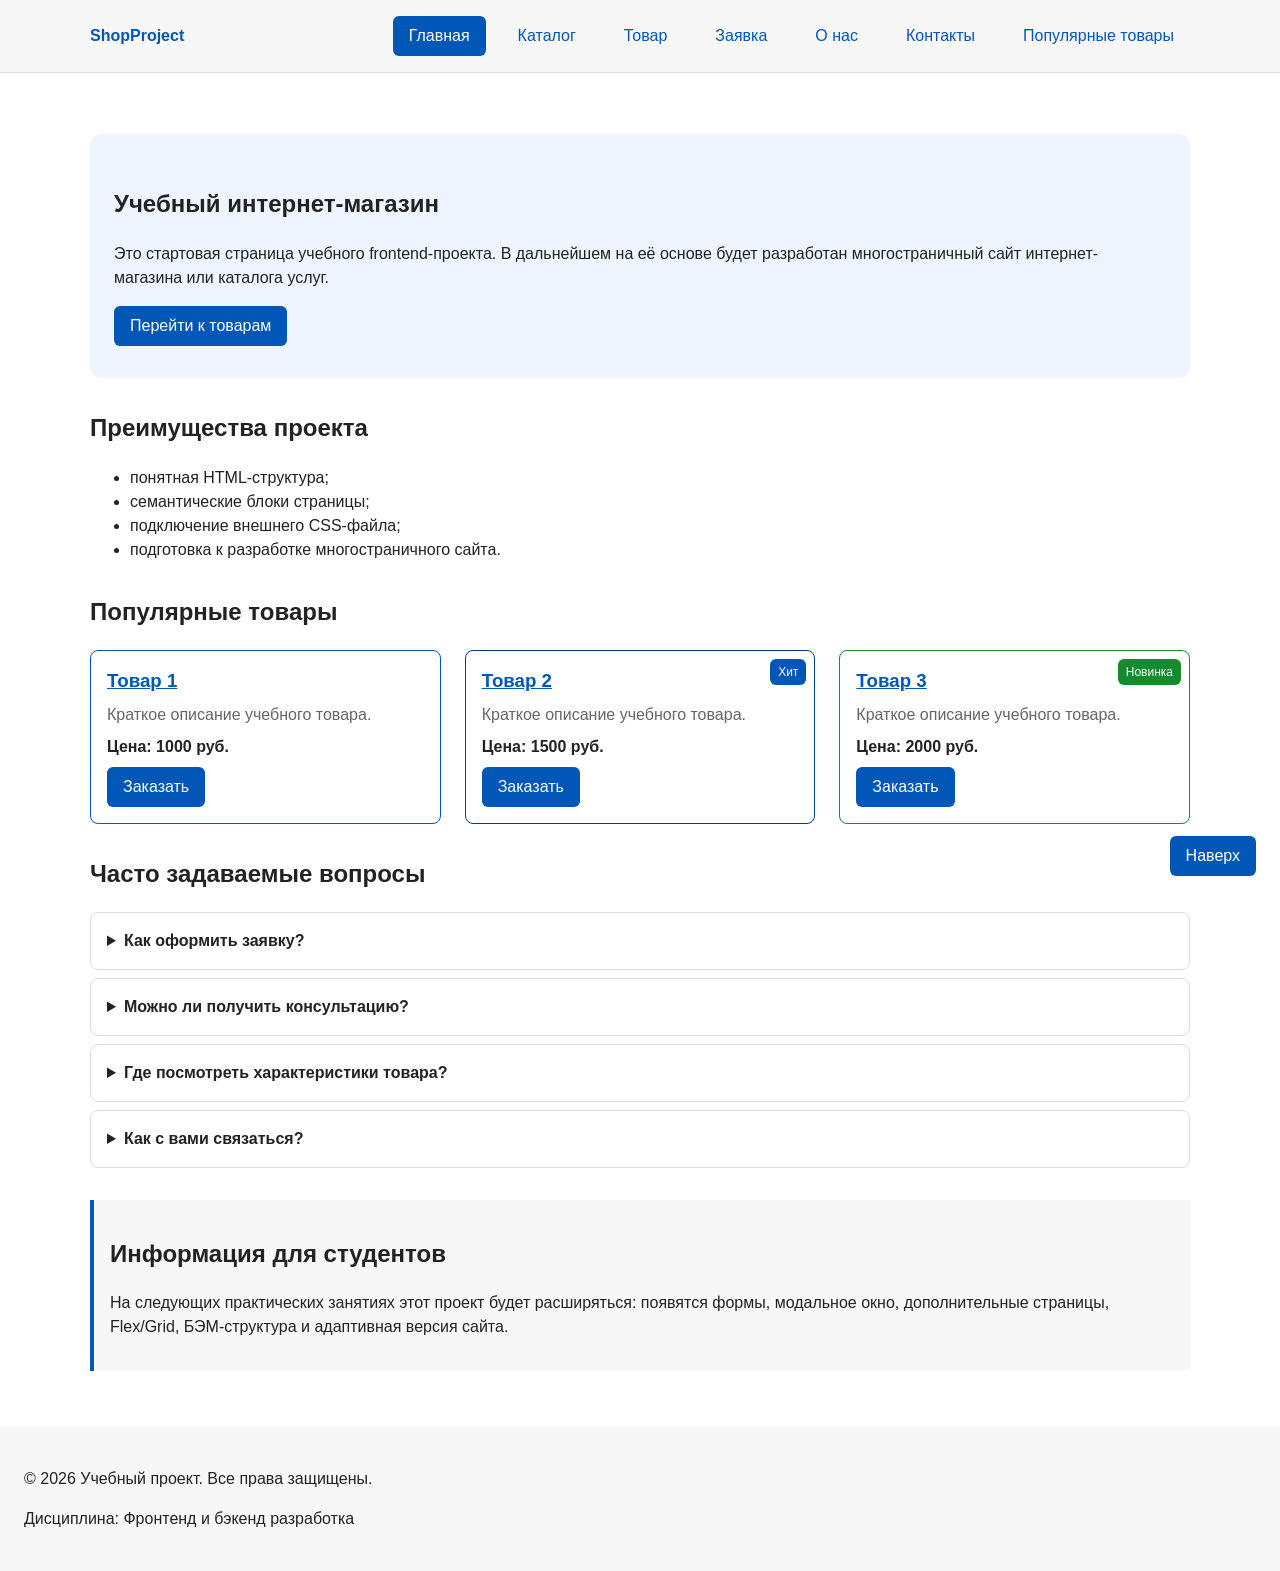
<file: index.html>
<!DOCTYPE html>
<html lang="ru">
<head>
  <meta charset="UTF-8">
  <meta name="viewport" content="width=device-width, initial-scale=1.0">
  <meta name="description" content="Учебный frontend-проект интернет-магазина.">
  <title>Учебный интернет-магазин</title>
  <meta property="og:type" content="website">
  <meta property="og:title" content="Учебный интернет-магазин">
  <meta property="og:description" content="Учебный frontend-проект интернет-магазина.">
  <meta property="og:image" content="https://wqlwr.github.io/kr1-html-css-shop/images/preview.jpg">
  <link rel="stylesheet" href="css/style.css">
  <script src="js/main.js" defer></script>
</head>
<body>
  <header class="site-header">
    <div class="site-header__inner">
      <a class="site-header__logo" href="index.html">ShopProject</a>

<nav class="site-nav" aria-label="Основная навигация">
  <ul class="site-nav__list">
    <li class="site-nav__item"><a class="site-nav__link site-nav__link--active" href="index.html">Главная</a></li>
    <li class="site-nav__item"><a class="site-nav__link" href="catalog.html">Каталог</a></li>
    <li class="site-nav__item"><a class="site-nav__link" href="product.html">Товар</a></li>
    <li class="site-nav__item"><a class="site-nav__link" href="order.html">Заявка</a></li>
    <li class="site-nav__item"><a class="site-nav__link" href="about.html">О нас</a></li>
    <li class="site-nav__item"><a class="site-nav__link" href="contacts.html">Контакты</a></li>
    <li class="site-nav__item"><a class="site-nav__link" href="index.html#popular">Популярные товары</a></li>
  </ul>
</nav>

    </div>
  </header>
  <main>
    <section class="hero">
      <h1 class="hero__title">Учебный интернет-магазин</h1>
      <p class="hero__text">
        Это стартовая страница учебного frontend-проекта.
        В дальнейшем на её основе будет разработан многостраничный сайт
        интернет-магазина или каталога услуг.
      </p>
      <a class="button button--primary" href="#popular">Перейти к товарам</a>
    </section>

    <section class="section" id="advantages">
      <h2 class="section__title">Преимущества проекта</h2>

      <ul class="advantages-list">
        <li class="advantages-list__item">понятная HTML-структура;</li>
        <li class="advantages-list__item">семантические блоки страницы;</li>
        <li class="advantages-list__item">подключение внешнего CSS-файла;</li>
        <li class="advantages-list__item">подготовка к разработке многостраничного сайта.</li>
      </ul>
    </section>

<section class="section" id="popular">
  <h2>Популярные товары</h2>

  <div class="products-grid">
    <article class="product-card product-card--featured">
      <h3 class="product-card__title"><a href="product.html">Товар 1</a></h3>
      <p class="product-card__description">Краткое описание учебного товара.</p>
      <p class="product-card__price">Цена: 1000 руб.</p>
      <button class="button button--primary product-card__button" type="button" data-product="Товар 1">
        Заказать
      </button>
    </article>

    <article class="product-card product-card--hit">
      <span class="product-card__badge product-card__badge--hit">Хит</span>
      <h3 class="product-card__title"><a href="product.html">Товар 2</a></h3>
      <p class="product-card__description">Краткое описание учебного товара.</p>
      <p class="product-card__price">Цена: 1500 руб.</p>
      <button class="button button--primary product-card__button" type="button" data-product="Товар 2">
        Заказать
      </button>
    </article>

    <article class="product-card product-card--new">
      <span class="product-card__badge">Новинка</span>
      <h3 class="product-card__title"><a href="product.html">Товар 3</a></h3>
      <p class="product-card__description">Краткое описание учебного товара.</p>
      <p class="product-card__price">Цена: 2000 руб.</p>
      <button class="button button--primary product-card__button" type="button" data-product="Товар 3">
        Заказать
      </button>
    </article>
  </div>
</section>

    <section class="section faq" id="faq">
      <h2 class="section__title">Часто задаваемые вопросы</h2>

      <details class="faq__item">
        <summary class="faq__question">Как оформить заявку?</summary>
        <p class="faq__answer">
          Нажмите «Заказать» в карточке товара на главной странице или откройте страницу «Заявка» и заполните форму.
        </p>
      </details>

      <details class="faq__item">
        <summary class="faq__question">Можно ли получить консультацию?</summary>
        <p class="faq__answer">
          Да. В форме заявки выберите тему «Консультация», и мы свяжемся с вами.
        </p>
      </details>

      <details class="faq__item">
        <summary class="faq__question">Где посмотреть характеристики товара?</summary>
        <p class="faq__answer">
          Нажмите на название товара или кнопку «Подробнее» в каталоге: на странице товара есть таблица характеристик.
        </p>
      </details>

      <details class="faq__item">
        <summary class="faq__question">Как с вами связаться?</summary>
        <p class="faq__answer">
          Контактные данные указаны на странице «Контакты».
        </p>
      </details>
    </section>

  <aside class="aside-info">
    <h2 class="aside-info__title">Информация для студентов</h2>
    <p class="aside-info__text">
      На следующих практических занятиях этот проект будет расширяться:
      появятся формы, модальное окно, дополнительные страницы, Flex/Grid,
      БЭМ-структура и адаптивная версия сайта.
    </p>
  </aside>
  </main>
  <footer class="site-footer" id="contacts">
    <p class="site-footer__text">&copy; 2026 Учебный проект. Все права защищены.</p>
    <p class="site-footer__text">Дисциплина: Фронтенд и бэкенд разработка</p>
  </footer>

  <a class="to-top" href="#">Наверх</a>

  <dialog class="order-dialog" id="order-dialog" aria-labelledby="order-dialog-title">
    <h2 class="order-dialog__title" id="order-dialog-title">Оформление заявки</h2>

    <form class="order-form" id="order-form" action="#" method="post" novalidate>
      <input id="selected-product" name="selected-product" type="hidden">

      <div class="order-form__field">
        <label class="order-form__label" for="order-name">Имя</label>
        <input
          class="order-form__input"
          id="order-name"
          name="name"
          type="text"
          placeholder="Введите ваше имя"
          minlength="2"
          autocomplete="given-name"
          required
        >
      </div>

      <div class="order-form__field">
        <label class="order-form__label" for="order-email">E-mail</label>
        <input
          class="order-form__input"
          id="order-email"
          name="email"
          type="email"
          placeholder="example@mail.ru"
          autocomplete="email"
          required
        >
      </div>

      <div class="order-form__field">
        <label class="order-form__label" for="order-phone">Телефон</label>
        <input
          class="order-form__input"
          id="order-phone"
          name="phone"
          type="tel"
          inputmode="tel"
          placeholder="+7 (900) 000-00-00"
          pattern="^\+7 \(\d{3}\) \d{3}-\d{2}-\d{2}$"
          required
        >
        <small class="order-form__hint">Формат: +7 (900) 000-00-00</small>
      </div>

      <div class="order-form__field">
        <label class="order-form__label" for="order-date">Дата связи</label>
        <input
          class="order-form__input"
          id="order-date"
          name="date"
          type="date"
        >
      </div>

      <div class="order-form__field">
        <label class="order-form__label" for="order-topic">Тема заявки</label>
        <select class="order-form__select" id="order-topic" name="topic" required>
          <option value="">Выберите тему</option>
          <option value="product">Заказ товара</option>
          <option value="consultation">Консультация</option>
          <option value="delivery">Доставка</option>
        </select>
      </div>

      <div class="order-form__field">
        <label class="order-form__label" for="order-comment">Комментарий</label>
        <textarea
          class="order-form__textarea"
          id="order-comment"
          name="comment"
          rows="4"
          placeholder="Укажите дополнительную информацию"
        ></textarea>
      </div>

      <div class="order-form__field order-form__field--checkbox">
        <label class="order-form__label">
          <input
            class="order-form__input order-form__input--checkbox"
            id="order-agreement"
            name="agreement"
            type="checkbox"
            required
          >
          Я согласен на обработку данных
        </label>
      </div>

      <div class="order-form__actions">
        <button class="button button--secondary" type="button" id="close-order-dialog">Закрыть</button>
        <button class="button button--primary" type="submit">Отправить заявку</button>
      </div>
    </form>
  </dialog>

<p class="success-message" id="success-message" hidden>
  Форма успешно отправлена!
</p>

</body>
</html>
</file>
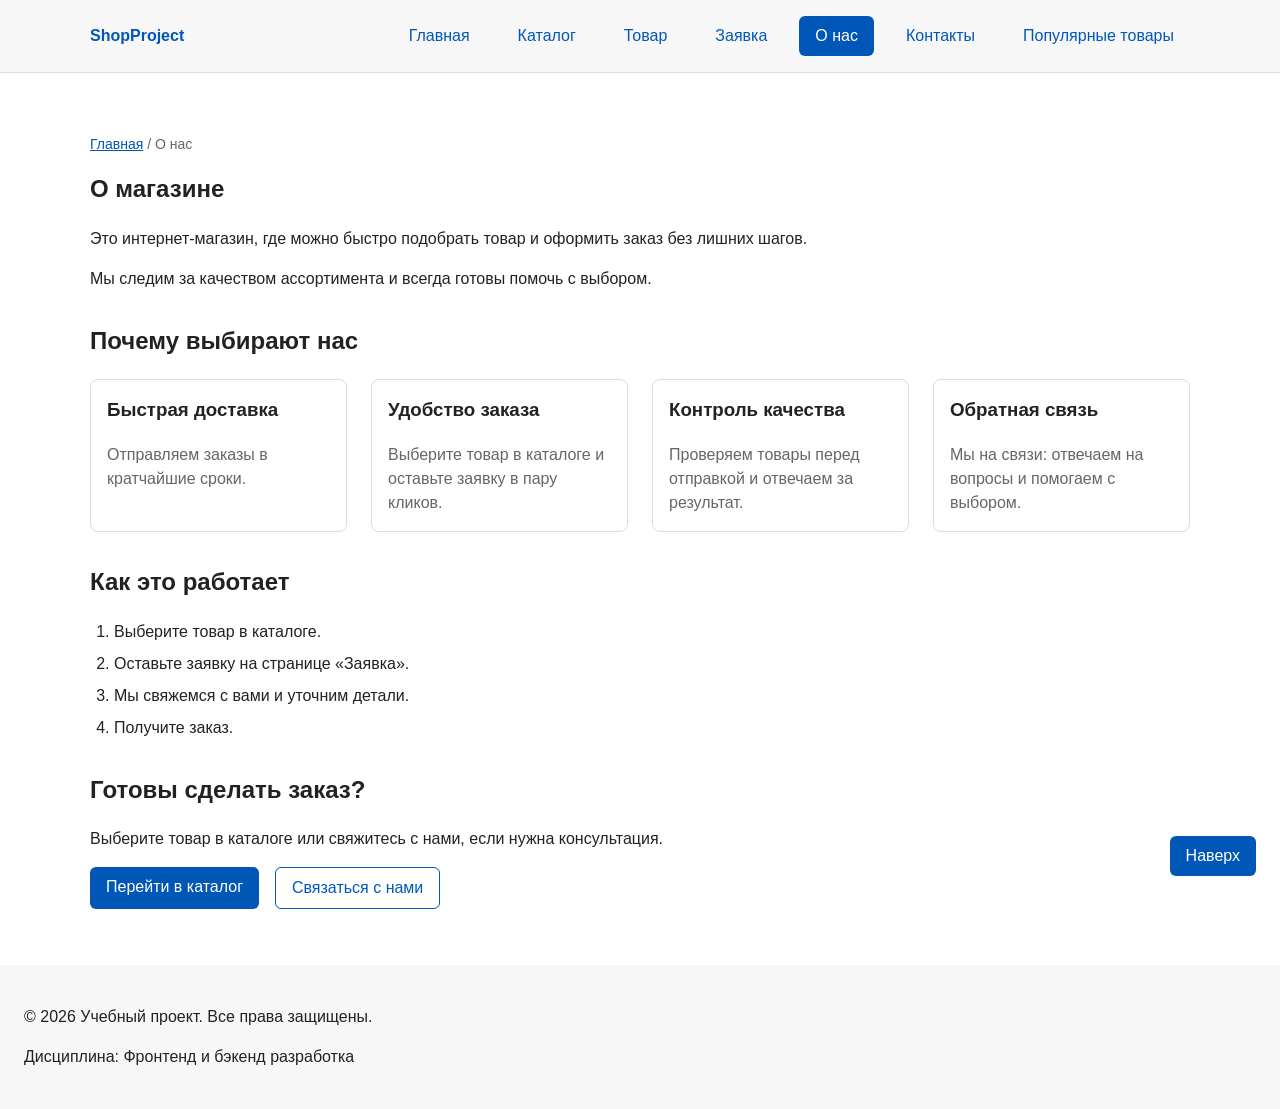
<file: about.html>
<!DOCTYPE html>
<html lang="ru">
<head>
  <meta charset="UTF-8">
  <meta name="viewport" content="width=device-width, initial-scale=1.0">
  <meta name="description" content="Информация о магазине: доставка, качество и поддержка покупателей.">
  <title>О нас — ShopProject</title>
  <meta property="og:type" content="website">
  <meta property="og:title" content="О нас — ShopProject">
  <meta property="og:description" content="Информация о магазине: доставка, качество и поддержка покупателей.">
  <meta property="og:image" content="https://wqlwr.github.io/kr1-html-css-shop/images/preview.jpg">
  <link rel="stylesheet" href="css/style.css">
</head>
<body>
  <header class="site-header">
    <div class="site-header__inner">
      <a class="site-header__logo" href="index.html">ShopProject</a>

      <nav class="site-nav" aria-label="Основная навигация">
        <ul class="site-nav__list">
          <li class="site-nav__item"><a class="site-nav__link" href="index.html">Главная</a></li>
          <li class="site-nav__item"><a class="site-nav__link" href="catalog.html">Каталог</a></li>
          <li class="site-nav__item"><a class="site-nav__link" href="product.html">Товар</a></li>
          <li class="site-nav__item"><a class="site-nav__link" href="order.html">Заявка</a></li>
          <li class="site-nav__item"><a class="site-nav__link site-nav__link--active" href="about.html">О нас</a></li>
          <li class="site-nav__item"><a class="site-nav__link" href="contacts.html">Контакты</a></li>
          <li class="site-nav__item"><a class="site-nav__link" href="index.html#popular">Популярные товары</a></li>
        </ul>
      </nav>
    </div>
  </header>

  <main>
    <nav class="breadcrumbs" aria-label="Хлебные крошки">
      <a class="breadcrumbs__link" href="index.html">Главная</a>
      <span class="breadcrumbs__current">О нас</span>
    </nav>

    <section class="section">
      <h1 class="section__title">О магазине</h1>
      <p>
        Это интернет-магазин, где можно быстро подобрать товар и оформить заказ без лишних шагов.
      </p>
      <p>
        Мы следим за качеством ассортимента и всегда готовы помочь с выбором.
      </p>
    </section>

    <section class="section">
      <h2 class="section__title">Почему выбирают нас</h2>

      <div class="about-grid">
        <article class="about-card">
          <h3 class="about-card__title">Быстрая доставка</h3>
          <p class="about-card__text">Отправляем заказы в кратчайшие сроки.</p>
        </article>

        <article class="about-card">
          <h3 class="about-card__title">Удобство заказа</h3>
          <p class="about-card__text">Выберите товар в каталоге и оставьте заявку в пару кликов.</p>
        </article>

        <article class="about-card">
          <h3 class="about-card__title">Контроль качества</h3>
          <p class="about-card__text">Проверяем товары перед отправкой и отвечаем за результат.</p>
        </article>

        <article class="about-card">
          <h3 class="about-card__title">Обратная связь</h3>
          <p class="about-card__text">Мы на связи: отвечаем на вопросы и помогаем с выбором.</p>
        </article>
      </div>
    </section>

    <section class="section">
      <h2 class="section__title">Как это работает</h2>

      <ol class="steps">
        <li class="steps__item">Выберите товар в каталоге.</li>
        <li class="steps__item">Оставьте заявку на странице «Заявка».</li>
        <li class="steps__item">Мы свяжемся с вами и уточним детали.</li>
        <li class="steps__item">Получите заказ.</li>
      </ol>
    </section>

    <section class="section">
      <h2 class="section__title">Готовы сделать заказ?</h2>
      <p>Выберите товар в каталоге или свяжитесь с нами, если нужна консультация.</p>
      <div class="about-actions">
        <a class="button button--primary" href="catalog.html">Перейти в каталог</a>
        <a class="button button--secondary" href="contacts.html">Связаться с нами</a>
      </div>
    </section>
  </main>

  <footer class="site-footer">
    <p class="site-footer__text">&copy; 2026 Учебный проект. Все права защищены.</p>
    <p class="site-footer__text">Дисциплина: Фронтенд и бэкенд разработка</p>
  </footer>

  <a class="to-top" href="#">Наверх</a>

</body>
</html>
</file>
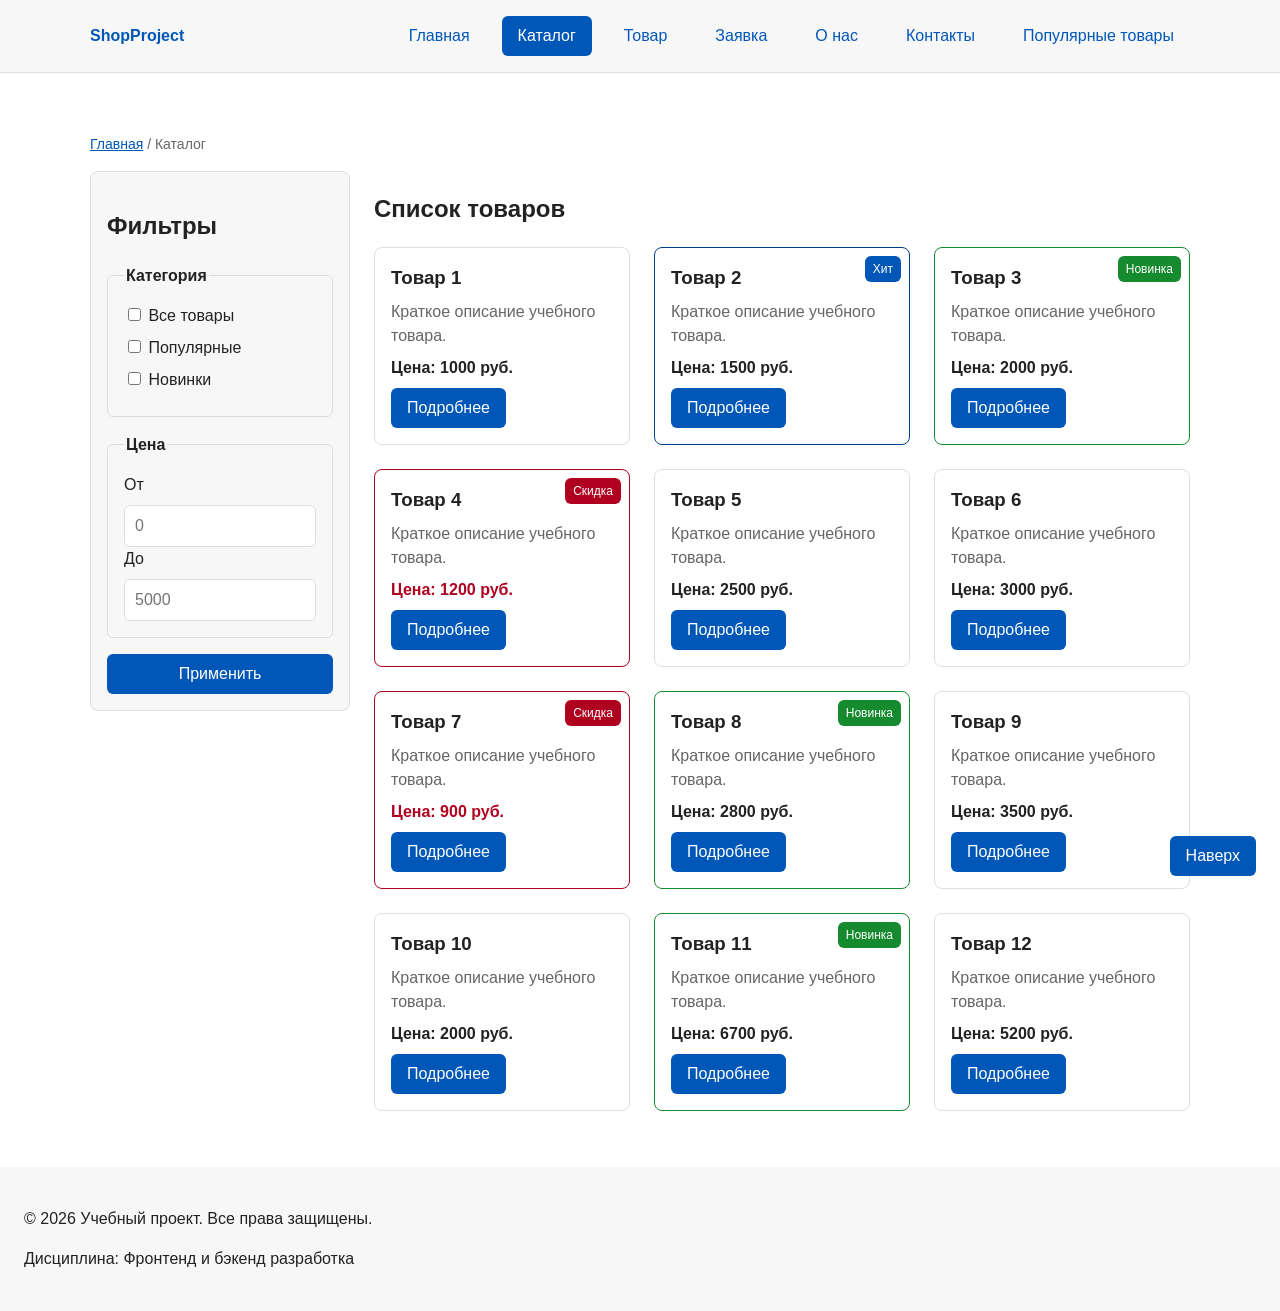
<file: catalog.html>
<!DOCTYPE html>
<html lang="ru">
<head>
  <meta charset="UTF-8">
  <meta name="viewport" content="width=device-width, initial-scale=1.0">
  <meta name="description" content="Каталог товаров учебного интернет-магазина.">
  <title>Каталог товаров — Учебный интернет-магазин</title>
  <meta property="og:type" content="website">
  <meta property="og:title" content="Каталог товаров — Учебный интернет-магазин">
  <meta property="og:description" content="Каталог товаров учебного интернет-магазина.">
  <meta property="og:image" content="https://wqlwr.github.io/kr1-html-css-shop/images/preview.jpg">
  <link rel="stylesheet" href="css/style.css">
</head>
<body>
<header class="site-header">
  <div class="site-header__inner">
    <a class="site-header__logo" href="index.html">ShopProject</a>

  <nav class="site-nav" aria-label="Основная навигация">
    <ul class="site-nav__list">
      <li class="site-nav__item"><a class="site-nav__link" href="index.html">Главная</a></li>
      <li class="site-nav__item"><a class="site-nav__link site-nav__link--active" href="catalog.html">Каталог</a></li>
      <li class="site-nav__item"><a class="site-nav__link" href="product.html">Товар</a></li>
      <li class="site-nav__item"><a class="site-nav__link" href="order.html">Заявка</a></li>
      <li class="site-nav__item"><a class="site-nav__link" href="about.html">О нас</a></li>
      <li class="site-nav__item"><a class="site-nav__link" href="contacts.html">Контакты</a></li>
      <li class="site-nav__item"><a class="site-nav__link" href="index.html#popular">Популярные товары</a></li>
    </ul>
  </nav>
</div>
</header>

<main>
  <nav class="breadcrumbs" aria-label="Хлебные крошки">
    <a class="breadcrumbs__link" href="index.html">Главная</a>
    <span class="breadcrumbs__current">Каталог</span>
  </nav>

<section class="catalog-layout">
  <aside class="catalog-filters">
    <h2>Фильтры</h2>

    <form class="filters-form" action="#" method="get">
      <fieldset>
        <legend>Категория</legend>

        <label>
          <input type="checkbox" name="category" value="all">
          Все товары
        </label>

        <label>
          <input type="checkbox" name="category" value="popular">
          Популярные
        </label>

        <label>
          <input type="checkbox" name="category" value="new">
          Новинки
        </label>
      </fieldset>

      <fieldset>
        <legend>Цена</legend>

        <label for="price-from">От</label>
        <input id="price-from" name="price-from" type="number" min="0" placeholder="0">

        <label for="price-to">До</label>
        <input id="price-to" name="price-to" type="number" min="0" placeholder="5000">
      </fieldset>

      <button class="button button--primary" type="submit">Применить</button>
    </form>
  </aside>

  <section class="catalog-products">
    <h2>Список товаров</h2>
  <div class="products-grid">
    <article class="product-card">
      <h3 class="product-card__title">Товар 1</h3>
      <p class="product-card__description">Краткое описание учебного товара.</p>
      <p class="product-card__price">Цена: 1000 руб.</p>
      <a class="button button--primary product-card__button" href="product.html">Подробнее</a>
    </article>

    <article class="product-card product-card--hit">
      <span class="product-card__badge product-card__badge--hit">Хит</span>
      <h3 class="product-card__title">Товар 2</h3>
      <p class="product-card__description">Краткое описание учебного товара.</p>
      <p class="product-card__price">Цена: 1500 руб.</p>
      <a class="button button--primary product-card__button" href="product.html">Подробнее</a>
    </article>

    <article class="product-card product-card--new">
      <span class="product-card__badge">Новинка</span>
      <h3 class="product-card__title">Товар 3</h3>
      <p class="product-card__description">Краткое описание учебного товара.</p>
      <p class="product-card__price">Цена: 2000 руб.</p>
      <a class="button button--primary product-card__button" href="product.html">Подробнее</a>
    </article>

    <article class="product-card product-card--discount">
      <span class="product-card__badge product-card__badge--discount">Скидка</span>
      <h3 class="product-card__title">Товар 4</h3>
      <p class="product-card__description">Краткое описание учебного товара.</p>
      <p class="product-card__price">Цена: 1200 руб.</p>
      <a class="button button--primary product-card__button" href="product.html">Подробнее</a>
    </article>

    <article class="product-card">
      <h3 class="product-card__title">Товар 5</h3>
      <p class="product-card__description">Краткое описание учебного товара.</p>
      <p class="product-card__price">Цена: 2500 руб.</p>
      <a class="button button--primary product-card__button" href="product.html">Подробнее</a>
    </article>

    <article class="product-card">
      <h3 class="product-card__title">Товар 6</h3>
      <p class="product-card__description">Краткое описание учебного товара.</p>
      <p class="product-card__price">Цена: 3000 руб.</p>
      <a class="button button--primary product-card__button" href="product.html">Подробнее</a>
    </article>
    <article class="product-card product-card--discount">
      <span class="product-card__badge product-card__badge--discount">Скидка</span>
      <h3 class="product-card__title">Товар 7</h3>
      <p class="product-card__description">Краткое описание учебного товара.</p>
      <p class="product-card__price">Цена: 900 руб.</p>
      <a class="button button--primary product-card__button" href="product.html">Подробнее</a>
    </article>

    <article class="product-card product-card--new">
      <span class="product-card__badge">Новинка</span>
      <h3 class="product-card__title">Товар 8</h3>
      <p class="product-card__description">Краткое описание учебного товара.</p>
      <p class="product-card__price">Цена: 2800 руб.</p>
      <a class="button button--primary product-card__button" href="product.html">Подробнее</a>
    </article>

    <article class="product-card">
      <h3 class="product-card__title">Товар 9</h3>
      <p class="product-card__description">Краткое описание учебного товара.</p>
      <p class="product-card__price">Цена: 3500 руб.</p>
      <a class="button button--primary product-card__button" href="product.html">Подробнее</a>
    </article>

      <article class="product-card">
      <h3 class="product-card__title">Товар 10</h3>
      <p class="product-card__description">Краткое описание учебного товара.</p>
      <p class="product-card__price">Цена: 2000 руб.</p>
      <a class="button button--primary product-card__button" href="product.html">Подробнее</a>
    </article>

    <article class="product-card product-card--new">
      <span class="product-card__badge">Новинка</span>
      <h3 class="product-card__title">Товар 11</h3>
      <p class="product-card__description">Краткое описание учебного товара.</p>
      <p class="product-card__price">Цена: 6700 руб.</p>
      <a class="button button--primary product-card__button" href="product.html">Подробнее</a>
    </article>

    <article class="product-card">
      <h3 class="product-card__title">Товар 12</h3>
      <p class="product-card__description">Краткое описание учебного товара.</p>
      <p class="product-card__price">Цена: 5200 руб.</p>
      <a class="button button--primary product-card__button" href="product.html">Подробнее</a>
    </article>
  </div>
  </section>
</section>

  </main>

  <footer class="site-footer">
    <p class="site-footer__text">&copy; 2026 Учебный проект. Все права защищены.</p>
    <p class="site-footer__text">Дисциплина: Фронтенд и бэкенд разработка</p>
</footer>

  <a class="to-top" href="#">Наверх</a>

</body>
</html>
</file>
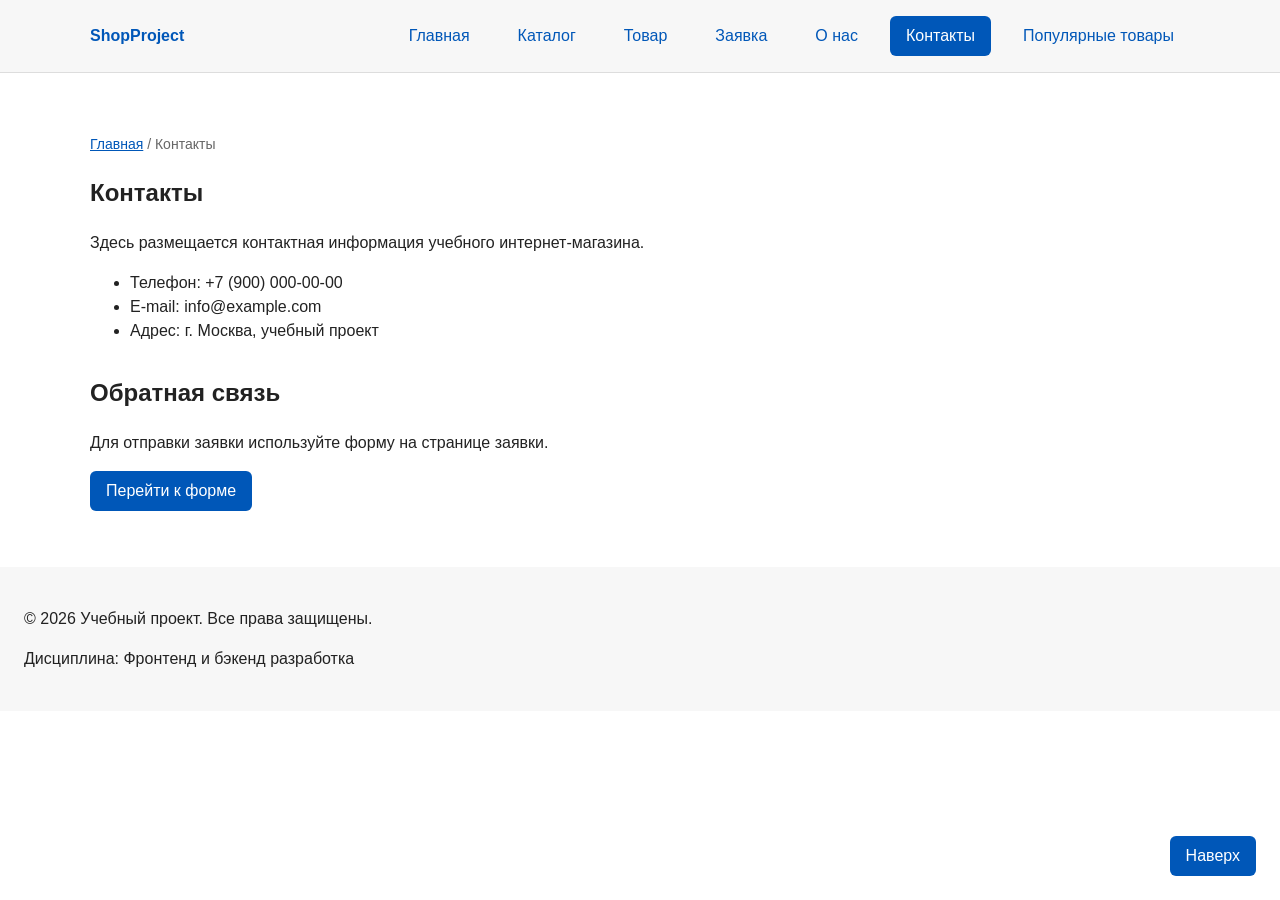
<file: contacts.html>
<!DOCTYPE html>
<html lang="ru">
<head>
  <meta charset="UTF-8">
  <meta name="viewport" content="width=device-width, initial-scale=1.0">
  <meta name="description" content="Контактная информация учебного интернет-магазина.">
  <title>Контакты — Учебный интернет-магазин</title>
  <meta property="og:type" content="website">
  <meta property="og:title" content="Контакты — Учебный интернет-магазин">
  <meta property="og:description" content="Контактная информация учебного интернет-магазина.">
  <meta property="og:image" content="https://wqlwr.github.io/kr1-html-css-shop/images/preview.jpg">
  <link rel="stylesheet" href="css/style.css">
</head>
<body>
<header class="site-header">
  <div class="site-header__inner">
    <a class="site-header__logo" href="index.html">ShopProject</a>

  <nav class="site-nav" aria-label="Основная навигация">
    <ul class="site-nav__list">
      <li class="site-nav__item"><a class="site-nav__link" href="index.html">Главная</a></li>
      <li class="site-nav__item"><a class="site-nav__link" href="catalog.html">Каталог</a></li>
      <li class="site-nav__item"><a class="site-nav__link" href="product.html">Товар</a></li>
      <li class="site-nav__item"><a class="site-nav__link" href="order.html">Заявка</a></li>
      <li class="site-nav__item"><a class="site-nav__link" href="about.html">О нас</a></li>
      <li class="site-nav__item"><a class="site-nav__link site-nav__link--active" href="contacts.html">Контакты</a></li>
      <li class="site-nav__item"><a class="site-nav__link" href="index.html#popular">Популярные товары</a></li>
    </ul>
  </nav>
</div>
</header>

  <main>
  <nav class="breadcrumbs" aria-label="Хлебные крошки">
    <a class="breadcrumbs__link" href="index.html">Главная</a>
    <span class="breadcrumbs__current">Контакты</span>
  </nav>

    <section class="section">
      <h1>Контакты</h1>
      <p>
        Здесь размещается контактная информация учебного интернет-магазина.
      </p>

      <ul>
        <li>Телефон: +7 (900) 000-00-00</li>
        <li>E-mail: info@example.com</li>
        <li>Адрес: г. Москва, учебный проект</li>
      </ul>
    </section>

   <section class="section" id="feedback">
    <h2>Обратная связь</h2>
      <p>
       Для отправки заявки используйте форму на странице заявки.
      </p>
    <a class="button button--primary" href="order.html">Перейти к форме</a>
    </section>
  </main>

  <footer class="site-footer">
    <p class="site-footer__text">&copy; 2026 Учебный проект. Все права защищены.</p>
    <p class="site-footer__text">Дисциплина: Фронтенд и бэкенд разработка</p>
  </footer>

  <a class="to-top" href="#">Наверх</a>

</body>
</html>
</file>
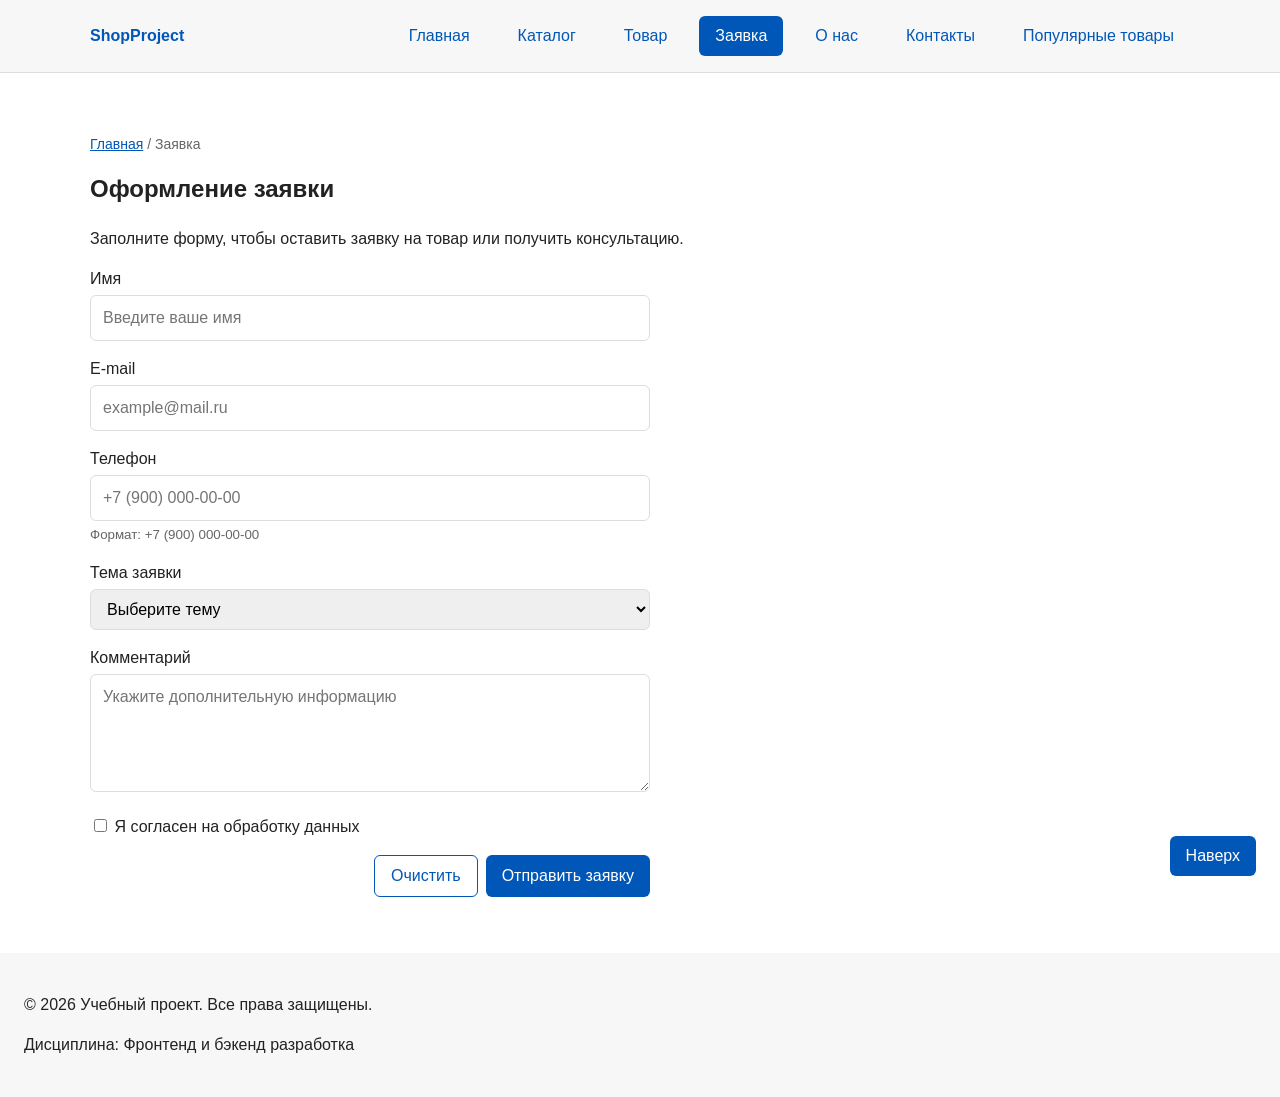
<file: order.html>
<!DOCTYPE html>
<html lang="ru">
<head>
  <meta charset="UTF-8">
  <meta name="viewport" content="width=device-width, initial-scale=1.0">
  <meta name="description" content="Форма заявки учебного интернет-магазина.">
  <title>Заявка — Учебный интернет-магазин</title>
  <meta property="og:type" content="website">
  <meta property="og:title" content="Заявка — Учебный интернет-магазин">
  <meta property="og:description" content="Форма заявки учебного интернет-магазина.">
  <meta property="og:image" content="https://wqlwr.github.io/kr1-html-css-shop/images/preview.jpg">
  <link rel="stylesheet" href="css/style.css">
</head>
<body>
  <header class="site-header">
    <div class="site-header__inner">
      <a class="site-header__logo" href="index.html">ShopProject</a>

      <nav class="site-nav" aria-label="Основная навигация">
        <ul class="site-nav__list">
          <li class="site-nav__item"><a class="site-nav__link" href="index.html">Главная</a></li>
          <li class="site-nav__item"><a class="site-nav__link" href="catalog.html">Каталог</a></li>
          <li class="site-nav__item"><a class="site-nav__link" href="product.html">Товар</a></li>
          <li class="site-nav__item"><a class="site-nav__link site-nav__link--active" href="order.html">Заявка</a></li>
          <li class="site-nav__item"><a class="site-nav__link" href="about.html">О нас</a></li>
          <li class="site-nav__item"><a class="site-nav__link" href="contacts.html">Контакты</a></li>
          <li class="site-nav__item"><a class="site-nav__link" href="index.html#popular">Популярные товары</a></li>
        </ul>
      </nav>
    </div>
  </header>

  <main>
    <nav class="breadcrumbs" aria-label="Хлебные крошки">
      <a class="breadcrumbs__link" href="index.html">Главная</a>
      <span class="breadcrumbs__current">Заявка</span>
    </nav>

    <section class="section">
      <h1 class="section__title">Оформление заявки</h1>
      <p>Заполните форму, чтобы оставить заявку на товар или получить консультацию.</p>

      <form class="order-form order-form--page" action="#" method="get">
        <div class="order-form__field">
          <label class="order-form__label" for="order-name">Имя</label>
          <input class="order-form__input" id="order-name" name="name" type="text"
                 placeholder="Введите ваше имя" minlength="2" autocomplete="given-name" required>
        </div>

        <div class="order-form__field">
          <label class="order-form__label" for="order-email">E-mail</label>
          <input class="order-form__input" id="order-email" name="email" type="email"
                 placeholder="example@mail.ru" autocomplete="email" required>
        </div>

        <div class="order-form__field">
          <label class="order-form__label" for="order-phone">Телефон</label>
          <input class="order-form__input" id="order-phone" name="phone" type="tel" inputmode="tel"
                 placeholder="+7 (900) 000-00-00" pattern="^\+7 \(\d{3}\) \d{3}-\d{2}-\d{2}$" required>
          <small class="order-form__hint">Формат: +7 (900) 000-00-00</small>
        </div>

        <div class="order-form__field">
          <label class="order-form__label" for="order-topic">Тема заявки</label>
          <select class="order-form__select" id="order-topic" name="topic" required>
            <option value="">Выберите тему</option>
            <option value="product">Заказ товара</option>
            <option value="consultation">Консультация</option>
            <option value="delivery">Доставка</option>
          </select>
        </div>

        <div class="order-form__field">
          <label class="order-form__label" for="order-comment">Комментарий</label>
          <textarea class="order-form__textarea" id="order-comment" name="comment" rows="4"
                    placeholder="Укажите дополнительную информацию"></textarea>
        </div>

        <div class="order-form__field order-form__field--checkbox">
          <label class="order-form__label">
            <input class="order-form__input order-form__input--checkbox" id="order-agreement"
                   name="agreement" type="checkbox" required>
            Я согласен на обработку данных
          </label>
        </div>

        <div class="order-form__actions">
          <button class="button button--secondary" type="reset">Очистить</button>
          <button class="button button--primary" type="submit">Отправить заявку</button>
        </div>
      </form>
    </section>
  </main>

  <footer class="site-footer">
    <p class="site-footer__text">&copy; 2026 Учебный проект. Все права защищены.</p>
    <p class="site-footer__text">Дисциплина: Фронтенд и бэкенд разработка</p>
  </footer>

  <a class="to-top" href="#">Наверх</a>

</body>
</html>
</file>
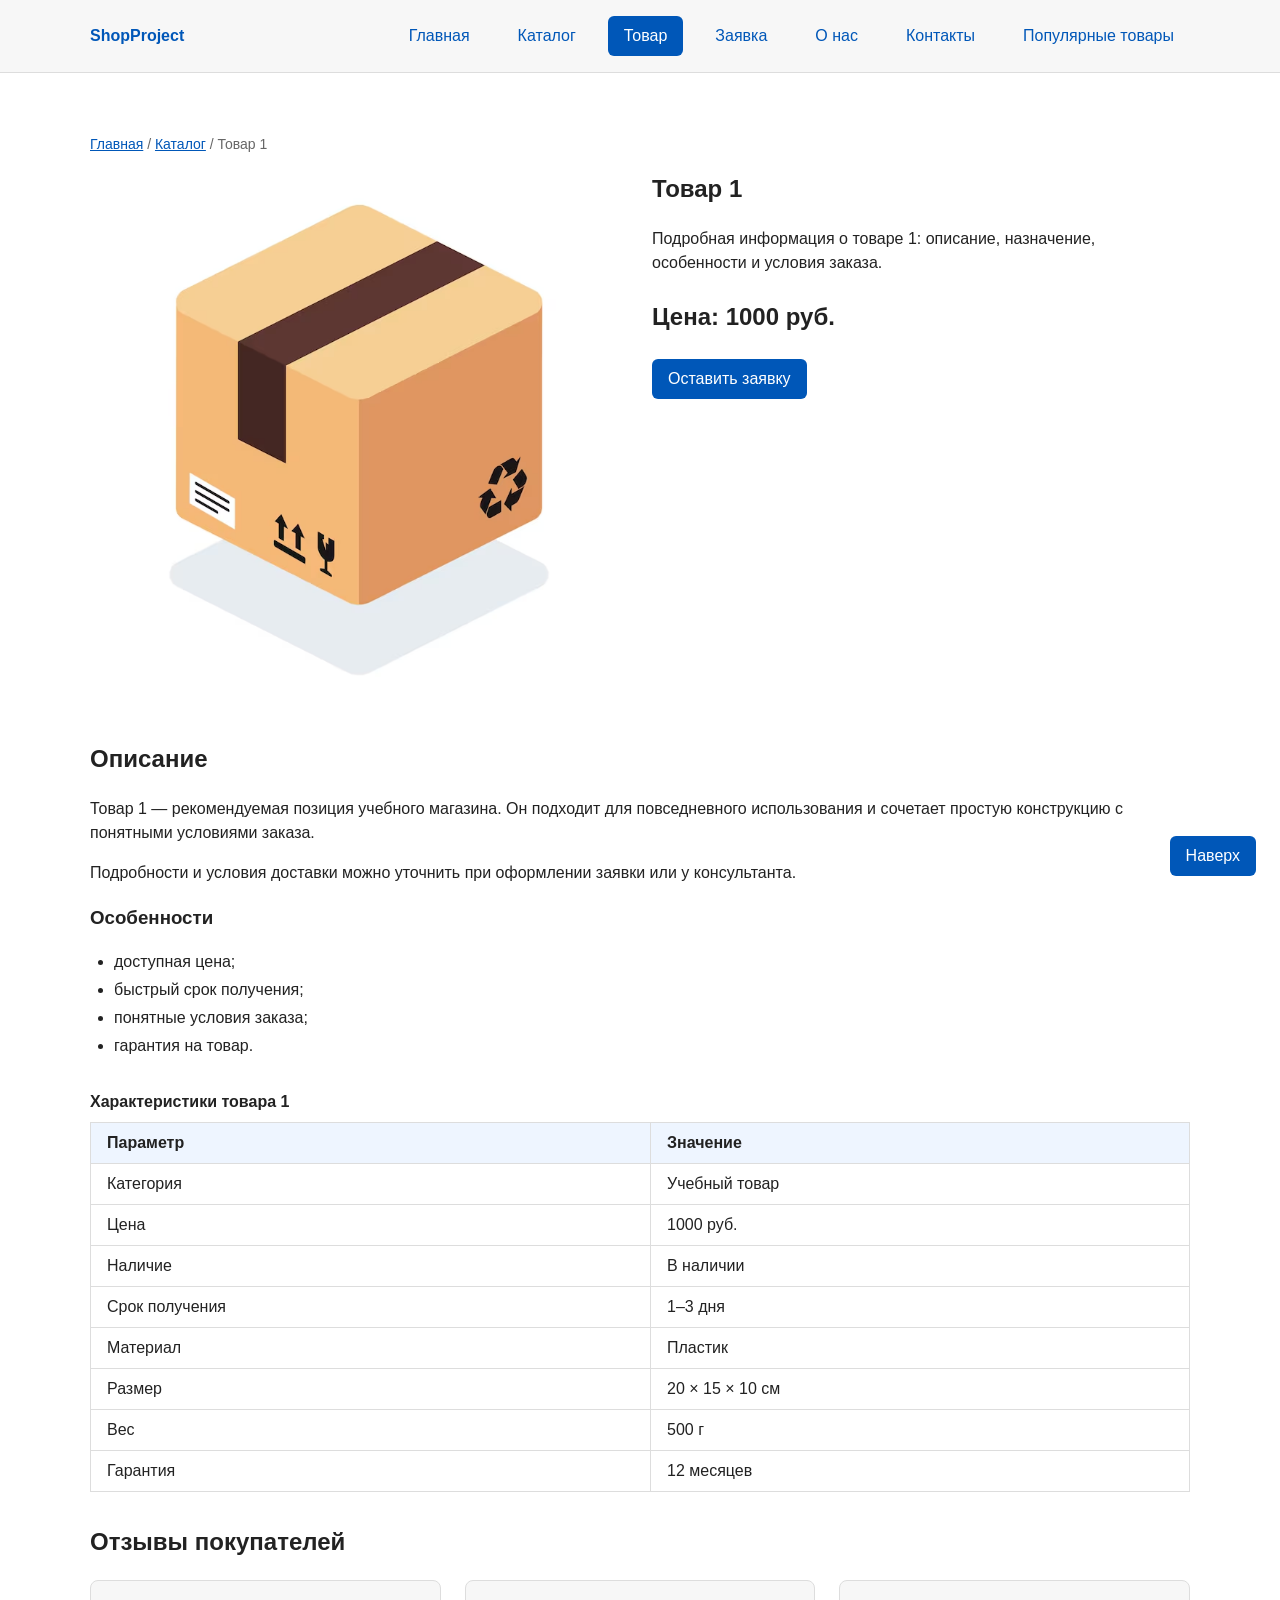
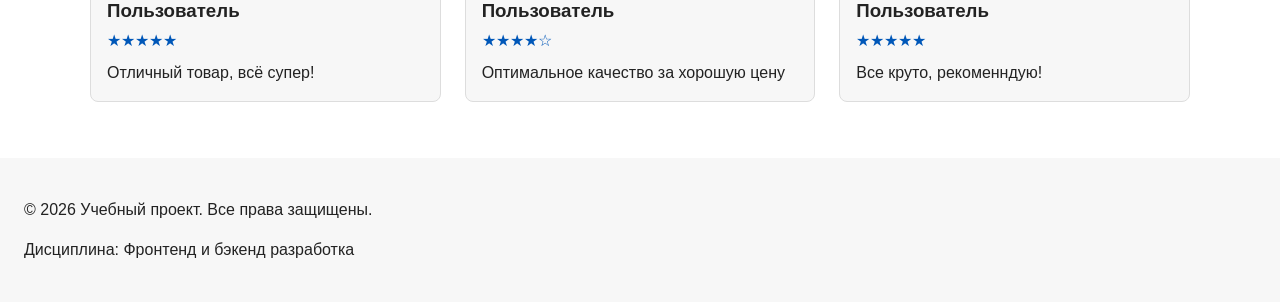
<file: product.html>
<!DOCTYPE html>
<html lang="ru">
<head>
  <meta charset="UTF-8">
  <meta name="viewport" content="width=device-width, initial-scale=1.0">
  <meta name="description" content="Товар 1: описание, характеристики и цена.">
  <title>Товар 1 — Учебный интернет-магазин</title>
  <meta property="og:type" content="website">
  <meta property="og:title" content="Товар 1 — Учебный интернет-магазин">
  <meta property="og:description" content="Товар 1: описание, характеристики и цена.">
  <meta property="og:image" content="https://wqlwr.github.io/kr1-html-css-shop/images/preview.jpg">
  <link rel="stylesheet" href="css/style.css">
</head>
<body>
  <header class="site-header">
    <div class="site-header__inner">
      <a class="site-header__logo" href="index.html">ShopProject</a>

      <nav class="site-nav" aria-label="Основная навигация">
        <ul class="site-nav__list">
          <li class="site-nav__item"><a class="site-nav__link" href="index.html">Главная</a></li>
          <li class="site-nav__item"><a class="site-nav__link" href="catalog.html">Каталог</a></li>
          <li class="site-nav__item"><a class="site-nav__link site-nav__link--active" href="product.html">Товар</a></li>
          <li class="site-nav__item"><a class="site-nav__link" href="order.html">Заявка</a></li>
          <li class="site-nav__item"><a class="site-nav__link" href="about.html">О нас</a></li>
          <li class="site-nav__item"><a class="site-nav__link" href="contacts.html">Контакты</a></li>
          <li class="site-nav__item"><a class="site-nav__link" href="index.html#popular">Популярные товары</a></li>
        </ul>
      </nav>
    </div>
  </header>

  <main>
    <nav class="breadcrumbs" aria-label="Хлебные крошки">
      <a class="breadcrumbs__link" href="index.html">Главная</a> /
      <a class="breadcrumbs__link" href="catalog.html">Каталог</a>
      <span class="breadcrumbs__current">Товар 1</span>
    </nav>

    <section class="product-details">
      <img class="product-details__image" src="images/product.jpg" alt="Изображение товара 1" width="480" height="360">

      <div class="product-details__info">
        <h1 class="product-details__title">Товар 1</h1>
        <p class="product-details__description">
          Подробная информация о товаре 1: описание, назначение, особенности и условия заказа.
        </p>
        <p class="product-details__price">Цена: 1000 руб.</p>
        <a class="button button--primary" href="order.html">Оставить заявку</a>
      </div>
    </section>

    <section class="section">
      <h2 class="section__title">Описание</h2>
      <p>
        Товар 1 — рекомендуемая позиция учебного магазина. Он подходит для повседневного использования
        и сочетает простую конструкцию с понятными условиями заказа.
      </p>
      <p>
        Подробности и условия доставки можно уточнить при оформлении заявки или у консультанта.
      </p>

      <h3>Особенности</h3>
      <ul class="features">
        <li class="features__item">доступная цена;</li>
        <li class="features__item">быстрый срок получения;</li>
        <li class="features__item">понятные условия заказа;</li>
        <li class="features__item">гарантия на товар.</li>
      </ul>
    </section>

    <section class="section">
      <table class="product-table">
        <caption>Характеристики товара 1</caption>
        <thead>
          <tr>
            <th>Параметр</th>
            <th>Значение</th>
          </tr>
        </thead>
        <tbody>
          <tr>
            <td>Категория</td>
            <td>Учебный товар</td>
          </tr>
          <tr>
            <td>Цена</td>
            <td>1000 руб.</td>
          </tr>
          <tr>
            <td>Наличие</td>
            <td>В наличии</td>
          </tr>
          <tr>
            <td>Срок получения</td>
            <td>1–3 дня</td>
          </tr>
          <tr>
            <td>Материал</td>
            <td>Пластик</td>
          </tr>
          <tr>
            <td>Размер</td>
            <td>20 × 15 × 10 см</td>
          </tr>
          <tr>
            <td>Вес</td>
            <td>500 г</td>
          </tr>
          <tr>
            <td>Гарантия</td>
            <td>12 месяцев</td>
          </tr>
        </tbody>
      </table>
    </section>

    <section class="section reviews">
      <h2 class="section__title">Отзывы покупателей</h2>

      <div class="reviews__list">
        <article class="review-card">
          <h3 class="review-card__author">Пользователь</h3>
          <p class="review-card__rating" aria-label="Оценка: 5 из 5">★★★★★</p>
          <p class="review-card__text">Отличный товар, всё супер!</p>
        </article>

        <article class="review-card">
          <h3 class="review-card__author">Пользователь</h3>
          <p class="review-card__rating" aria-label="Оценка: 4 из 5">★★★★☆</p>
          <p class="review-card__text">Оптимальное качество за хорошую цену</p>
        </article>

        <article class="review-card">
          <h3 class="review-card__author">Пользователь</h3>
          <p class="review-card__rating" aria-label="Оценка: 5 из 5">★★★★★</p>
          <p class="review-card__text">Все круто, рекоменндую!</p>
        </article>
      </div>
    </section>
  </main>

  <footer class="site-footer">
    <p class="site-footer__text">&copy; 2026 Учебный проект. Все права защищены.</p>
    <p class="site-footer__text">Дисциплина: Фронтенд и бэкенд разработка</p>
  </footer>

  <a class="to-top" href="#">Наверх</a>

</body>
</html>
</file>
<file: css/style.css>
/* ===============================
   1. Переменные проекта
   =============================== */
:root {
  /* Основные цвета проекта */
  --color-bg: #ffffff;
  --color-text: #222222;
  --color-muted: #666666;
  --color-primary: #0057b8;
  --color-primary-dark: #003f86;
  --color-border: #dddddd;
  --color-surface: #f7f7f7;
  --color-surface-accent: #eef5ff;
  --color-danger: #b00020;
  --color-success: #168a2f;
  --color-success-bg: #eefaf0;
  --color-white: #ffffff;

  /* Отступы */
  --space-xs: 4px;
  --space-sm: 8px;
  --space-md: 16px;
  --space-lg: 24px;
  --space-xl: 32px;

  /* Скругления */
  --radius-sm: 6px;
  --radius-md: 8px;
  --radius-lg: 12px;

  /* Размеры */
  --container-width: 1100px;
}


/* ===============================
   2. Базовые стили
   =============================== */

* {
  box-sizing: border-box;
}

body {
  margin: 0;
  padding-top: 110px;
  font-family: Arial, sans-serif;
  line-height: 1.5;
  color: var(--color-text);
  background-color: var(--color-bg);
}

main {
  padding: var(--space-lg);
}

/* ===============================
   3. Общие элементы интерфейса
   =============================== */
a {
  color: var(--color-primary);
}

a:hover {
  color: var(--color-primary-dark);
}
a:focus-visible {
  outline: 2px solid var(--color-primary);
  outline-offset: 3px;
}

.button {
  display: inline-block;
  padding: var(--space-sm) var(--space-md);
  border: none;
  border-radius: var(--radius-sm);
  font: inherit;
  text-decoration: none;
  cursor: pointer;
}

.button--primary {
  color: var(--color-white);
  background-color: var(--color-primary);
}

.button--primary:hover {
  color: var(--color-white);
  background-color: var(--color-primary-dark);
}

.button--secondary {
  color: var(--color-primary);
  background-color: transparent;
  border: 1px solid var(--color-primary);
}

.button--secondary:hover {
  color: var(--color-white);
  background-color: var(--color-primary);
}

.button:focus-visible {
  outline: 2px solid var(--color-primary);
  outline-offset: 3px;
}

.button:disabled,
.button--disabled {
  opacity: 0.6;
  cursor: not-allowed;
}

/* ===============================
   4. Шапка, меню и подвал (Flexbox)
   =============================== */

.site-header {
  position: fixed;
  top: 0;
  left: 0;
  right: 0;
  z-index: 20;
  padding: var(--space-md) var(--space-lg);
  background-color: var(--color-surface);
  border-bottom: 1px solid var(--color-border);
}

.site-footer {
  padding: var(--space-lg);
  background-color: var(--color-surface);
}

/* Flexbox: логотип слева, меню справа */
.site-header__inner {
  display: flex;
  align-items: center;
  justify-content: space-between;
  gap: var(--space-md);
  max-width: var(--container-width);
  margin: 0 auto;
}

.site-header__logo {
  font-weight: bold;
  text-decoration: none;
}

/* Flexbox: пункты меню в строку */
.site-nav__list {
  display: flex;
  flex-wrap: wrap;
  justify-content: center;
  align-items: center;
  gap: var(--space-md);
  margin: 0;
  padding: 0;
  list-style: none;
}

.site-nav__link {
  display: inline-block;
  padding: var(--space-sm) var(--space-md);
  color: var(--color-primary);
  text-decoration: none;
  border-radius: var(--radius-sm);
}

.site-nav__link:hover {
  color: var(--color-white);
  background-color: var(--color-primary);
}

.site-nav__link:focus-visible {
  outline: 2px solid var(--color-primary);
  outline-offset: 3px;
}

.site-nav__link--active {
  color: var(--color-white);
  background-color: var(--color-primary);
}


/* ===============================
   5. Компоненты страницы
   =============================== */

.hero {
  max-width: var(--container-width);
  margin: 0 auto var(--space-xl);
  padding: var(--space-xl) var(--space-lg);
  background-color: var(--color-surface-accent);
  border-radius: var(--radius-lg);
}

.section {
  max-width: var(--container-width);
  margin: 0 auto var(--space-xl);
}

.section__title {
  margin-top: 0;
}

/* Grid: карточки товаров */
.products-grid {
  display: grid;
  grid-template-columns: repeat(auto-fit, minmax(240px, 1fr));
  gap: var(--space-lg);
}

/* Позиционирование: relative — точка отсчёта для бейджа; Flexbox внутри карточки */
.product-card {
  position: relative;
  display: flex;
  flex-direction: column;
  gap: var(--space-sm);
  padding: var(--space-md);
  border: 1px solid var(--color-border);
  border-radius: var(--radius-md);
  background-color: var(--color-bg);
}

.product-card:hover {
  border-color: var(--color-primary);
}

.product-card--featured {
  border-color: var(--color-primary);
}

.product-card--discount {
  border-color: var(--color-danger);
}

.product-card__title {
  margin: 0;
}

.product-card__description {
  margin: 0;
  color: var(--color-muted);
}

.product-card__price {
  margin: 0;
  font-weight: 700;
}

.product-card--discount .product-card__price {
  color: var(--color-danger);
}

.product-card--new {
  border-color: var(--color-success);
}

.product-card--hit {
  border-color: var(--color-primary-dark);
}

.product-card__button {
  margin-top: auto;
  align-self: flex-start;
}

/* Позиционирование: absolute — бейдж в углу карточки */
.product-card__badge {
  position: absolute;
  top: var(--space-sm);
  right: var(--space-sm);
  padding: var(--space-xs) var(--space-sm);
  font-size: 12px;
  color: var(--color-white);
  background-color: var(--color-success);
  border-radius: var(--radius-sm);
}

.product-card__badge--discount {
  background-color: var(--color-danger);
}


.product-card__badge--hit {
  background-color: var(--color-primary);
}

.aside-info {
  max-width: var(--container-width);
  margin: 0 auto var(--space-xl);
  padding: var(--space-md);
  border-left: 4px solid var(--color-primary);
  background-color: var(--color-surface);
}

/* Позиционирование: fixed — кнопка «Наверх» прикреплена к окну */
.to-top {
  position: fixed;
  right: var(--space-lg);
  bottom: var(--space-lg);
  z-index: 10;
  padding: var(--space-sm) var(--space-md);
  color: var(--color-white);
  background-color: var(--color-primary);
  text-decoration: none;
  border-radius: var(--radius-sm);
}

.to-top:hover {
  color: var(--color-white);
  background-color: var(--color-primary-dark);
}


/* ===============================
   6. Форма и модальное окно
   =============================== */

.order-dialog {
  width: min(100% - 32px, 560px);
  padding: var(--space-lg);
  border: none;
  border-radius: var(--radius-lg);
}

.order-dialog::backdrop {
  background-color: rgba(0, 0, 0, 0.5);
}

.order-dialog__title {
  margin-top: 0;
}

.order-form__field {
  margin-bottom: var(--space-md);
}

.order-form__label {
  display: block;
  margin-bottom: var(--space-xs);
}

.order-form__input,
.order-form__select,
.order-form__textarea {
  width: 100%;
  padding: 10px 12px;
  border: 1px solid var(--color-border);
  border-radius: var(--radius-sm);
  font: inherit;
}

.order-form__input--checkbox {
  width: auto;
}

.order-form__hint {
  display: block;
  margin-top: var(--space-xs);
  color: var(--color-muted);
}

.order-form__input:hover,
.order-form__select:hover,
.order-form__textarea:hover {
  border-color: var(--color-primary);
}

.order-form__input:focus-visible,
.order-form__select:focus-visible,
.order-form__textarea:focus-visible {
  outline: 2px solid var(--color-primary);
  outline-offset: 3px;
}

[aria-invalid="true"] {
  border-color: var(--color-danger);
}

/* Flexbox: кнопки формы справа */
.order-form__actions {
  display: flex;
  justify-content: flex-end;
  gap: var(--space-sm);
}

.success-message {
  max-width: var(--container-width);
  margin: var(--space-lg) auto;
  padding: var(--space-md);
  border-left: 4px solid var(--color-success);
  background-color: var(--color-success-bg);
}
.breadcrumbs {
  max-width: var(--container-width);
  margin: 0 auto var(--space-md);
  font-size: 14px;
  color: var(--color-muted);
}

.breadcrumbs__link {
  color: var(--color-primary);
}

.breadcrumbs__current::before {
  content: " / ";
  color: var(--color-muted);
}
html {
  scroll-behavior: smooth;
  scroll-padding-top: 110px;
}
:target {
  outline: 2px dashed var(--color-primary);
  outline-offset: 4px;
}
.catalog-layout {
  max-width: var(--container-width);
  margin: 0 auto var(--space-xl);
  display: grid;
  grid-template-columns: 260px 1fr;
  grid-template-areas: "filters products";
  gap: var(--space-lg);
}

.catalog-filters {
  grid-area: filters;
  padding: var(--space-md);
  border: 1px solid var(--color-border);
  border-radius: var(--radius-md);
  background-color: var(--color-surface);
  position: sticky;
  top: 120px;
  align-self: start;
}

.catalog-products {
  grid-area: products;
}
.filters-form {
  display: grid;
  gap: var(--space-md);
}

.filters-form fieldset {
  margin: 0;
  padding: var(--space-md);
  border: 1px solid var(--color-border);
  border-radius: var(--radius-sm);
}

.filters-form legend {
  font-weight: 700;
}

.filters-form label {
  display: block;
  margin-bottom: var(--space-sm);
}

.filters-form input[type="number"] {
  width: 100%;
  padding: 8px 10px;
  border: 1px solid var(--color-border);
  border-radius: var(--radius-sm);
  font: inherit;
}
/* ===============================
   Страница товара и таблица
   =============================== */
.product-details {
  display: grid;
  grid-template-columns: 1fr 1fr;
  gap: var(--space-lg);
  align-items: start;
  max-width: var(--container-width);
  margin: 0 auto var(--space-xl);
}

.product-details__image {
  display: block;
  width: 100%;
  height: auto;
  border-radius: var(--radius-md);
}

.product-details__title {
  margin-top: 0;
}

.product-details__price {
  font-size: 24px;
  font-weight: 700;
}

.product-table {
  width: 100%;
  border-collapse: collapse;
}

.product-table caption {
  margin-bottom: var(--space-sm);
  font-weight: 700;
  text-align: left;
}

.product-table th,
.product-table td {
  padding: var(--space-sm) var(--space-md);
  border: 1px solid var(--color-border);
  text-align: left;
}

.product-table thead th {
  background-color: var(--color-surface-accent);
}

.order-form--page {
  max-width: 560px;
}

/* ===============================
   FAQ: часто задаваемые вопросы
   =============================== */
.faq__item {
  margin-bottom: var(--space-sm);
  border: 1px solid var(--color-border);
  border-radius: var(--radius-md);
  background-color: var(--color-bg);
}

.faq__item[open] {
  border-color: var(--color-primary);
}

.faq__question {
  padding: var(--space-md);
  font-weight: 700;
  cursor: pointer;
}

.faq__question:hover {
  color: var(--color-primary);
}

.faq__question:focus-visible {
  outline: 2px solid var(--color-primary);
  outline-offset: 3px;
}

.faq__answer {
  margin: 0;
  padding: 0 var(--space-md) var(--space-md);
  color: var(--color-muted);
}
/* ===============================
   Карточка товара: особенности
   =============================== */
.features {
  margin: 0;
  padding-left: var(--space-lg);
}

.features__item {
  margin-bottom: var(--space-xs);
}

/* ===============================
   Отзывы
   =============================== */
.reviews__note {
  margin: 0 0 var(--space-md);
  font-size: 14px;
  color: var(--color-muted);
}

.reviews__list {
  display: grid;
  grid-template-columns: repeat(auto-fit, minmax(240px, 1fr));
  gap: var(--space-lg);
}

.review-card {
  padding: var(--space-md);
  border: 1px solid var(--color-border);
  border-radius: var(--radius-md);
  background-color: var(--color-surface);
}

.review-card__author {
  margin: 0 0 var(--space-xs);
}

.review-card__rating {
  margin: 0 0 var(--space-sm);
  color: var(--color-primary);
}

.review-card__text {
  margin: 0;
}

/* ===============================
   Страница «О нас»
   =============================== */
.about-grid {
  display: grid;
  grid-template-columns: repeat(auto-fit, minmax(240px, 1fr));
  gap: var(--space-lg);
}

.about-card {
  padding: var(--space-md);
  border: 1px solid var(--color-border);
  border-radius: var(--radius-md);
  background-color: var(--color-bg);
}

.about-card__title {
  margin-top: 0;
}

.about-card__text {
  margin: 0;
  color: var(--color-muted);
}
.steps {
  margin: 0;
  padding-left: var(--space-lg);
}

.steps__item {
  margin-bottom: var(--space-sm);
}

.about-actions {
  display: flex;
  flex-wrap: wrap;
  gap: var(--space-md);
}
</file>
